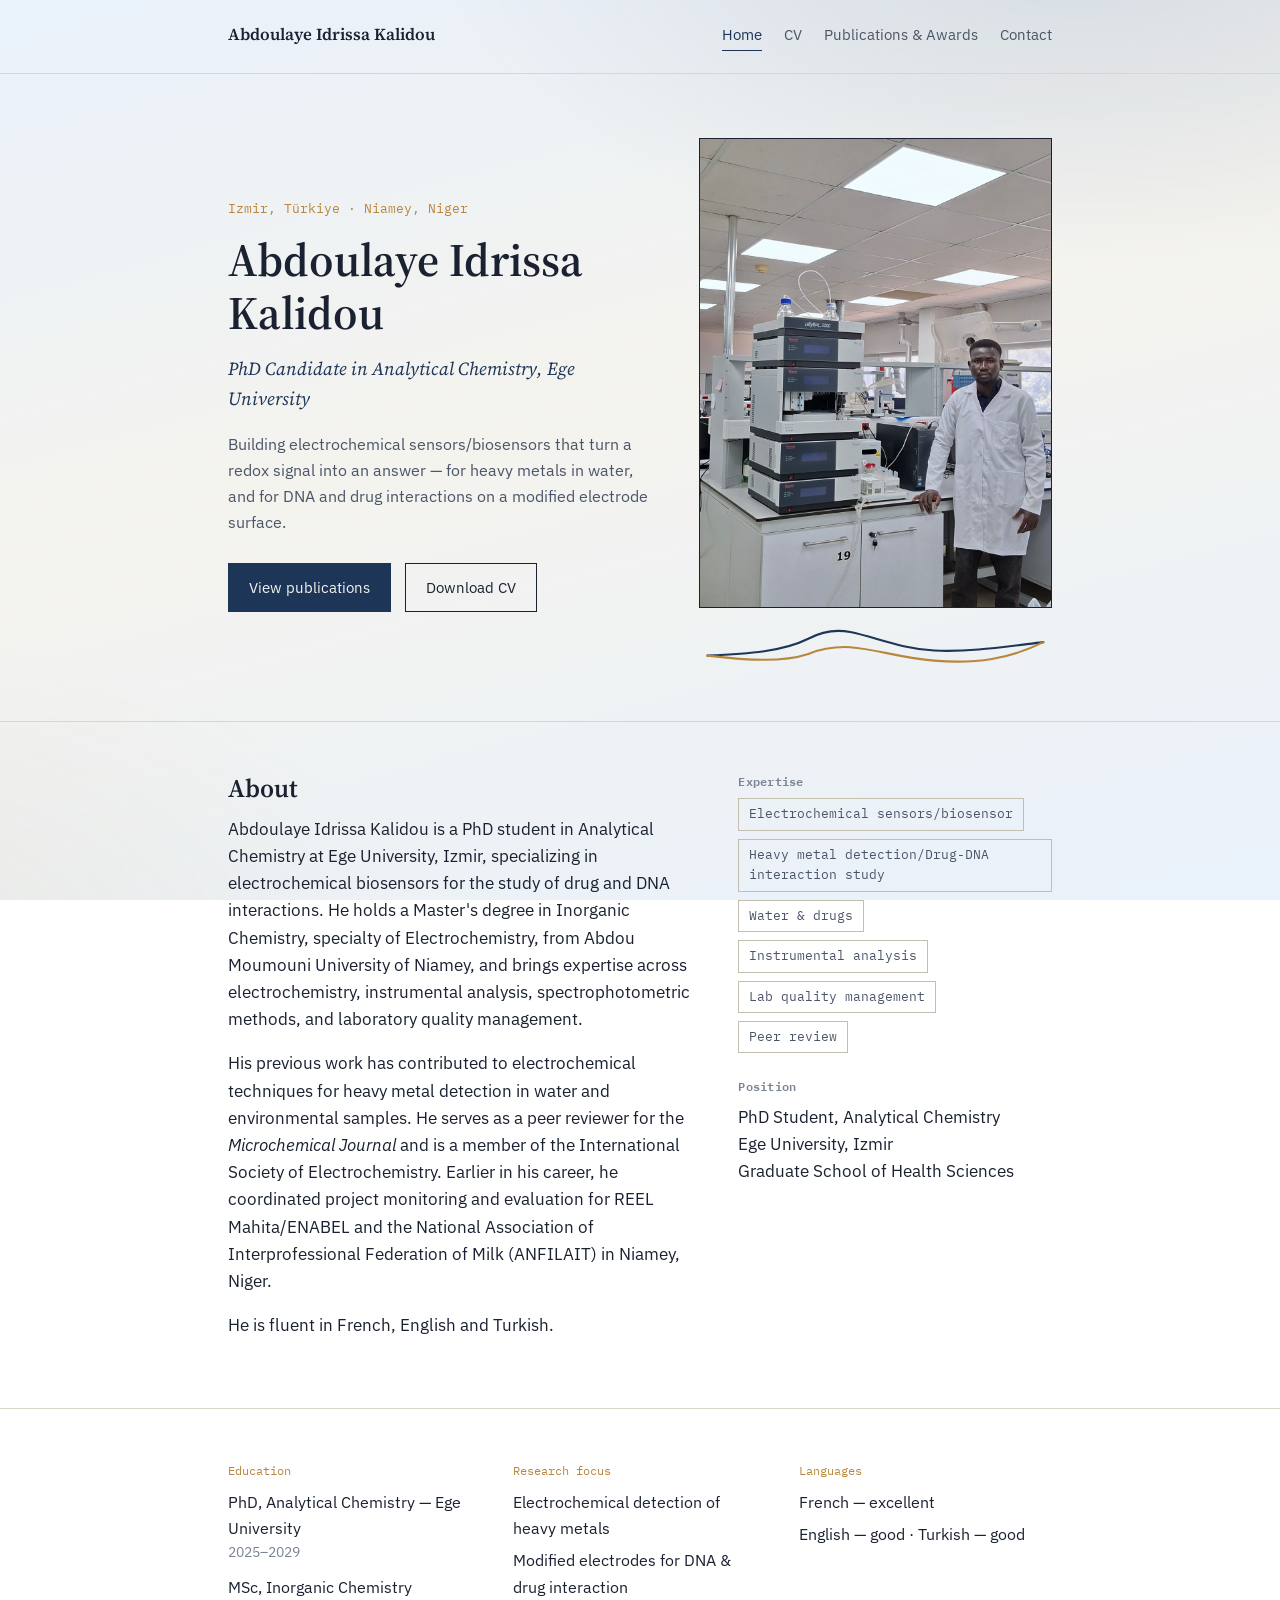
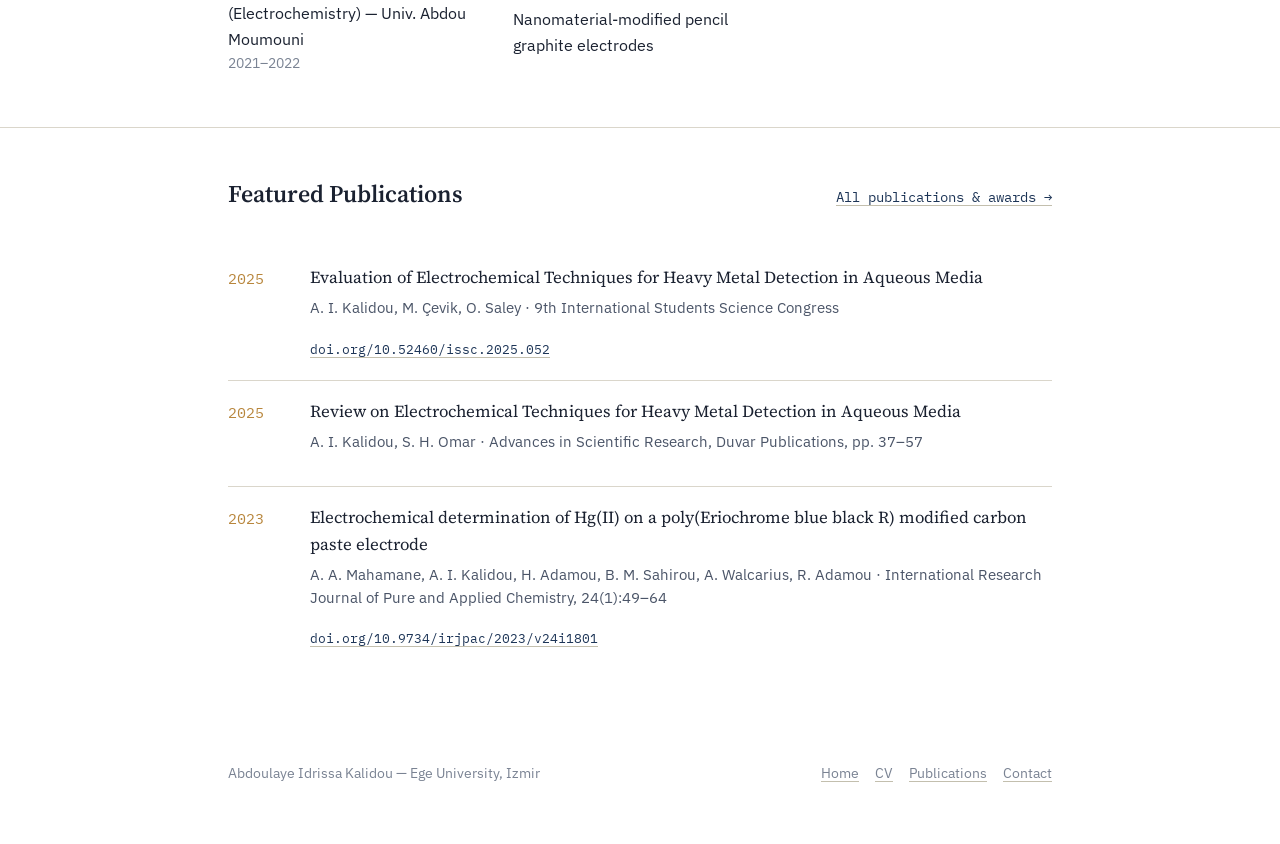
<file: index.html>
<!DOCTYPE html>
<html lang="en">
<head>
<meta charset="UTF-8">
<meta name="viewport" content="width=device-width, initial-scale=1.0">
<title>Abdoulaye Idrissa Kalidou | Analytical &amp; Electrochemical Chemist</title>
<meta name="description" content="Abdoulaye Idrissa Kalidou is a PhD candidate in Analytical Chemistry at Ege University, working on electrochemical sensors for heavy metal and biomolecule detection.">
<link rel="preconnect" href="https://fonts.googleapis.com">
<link href="https://fonts.googleapis.com/css2?family=Source+Serif+4:opsz,wght@8..60,400;8..60,600;8..60,700&family=IBM+Plex+Sans:wght@400;500;600&family=IBM+Plex+Mono:wght@400;500&display=swap" rel="stylesheet">
<link rel="stylesheet" href="styles.css">
</head>
<body>

<header class="site-header">
  <div class="wrap nav-row">
    <a class="site-name" href="index.html">Abdoulaye Idrissa Kalidou</a>
    <nav class="site-nav">
      <a href="index.html" aria-current="page">Home</a>
      <a href="cv.html">CV</a>
      <a href="publications.html">Publications &amp; Awards</a>
      <a href="contact.html">Contact</a>
    </nav>
  </div>
</header>

<section class="hero">
  <div class="wrap hero-grid">
    <div>
      <div class="eyebrow">Izmir, Türkiye · Niamey, Niger</div>
      <h1>Abdoulaye Idrissa Kalidou</h1>
      <p class="role">PhD Candidate in Analytical Chemistry, Ege University</p>
      <p class="tagline">Building electrochemical sensors/biosensors that turn a redox signal into an answer — for heavy metals in water, and for DNA and drug interactions on a modified electrode surface.</p>
      <div class="cta-row">
        <a class="btn btn-primary" href="publications.html">View publications</a>
        <a class="btn btn-secondary" href="assets/Abdoulaye_Kalidou_CV.pdf">Download CV</a>
      </div>
    </div>
    <div class="hero-visual">
      <img class="hero-photo" src="assets/photos/hero-lab.jpg" alt="Abdoulaye Idrissa Kalidou in the analytical chemistry laboratory at Ege University, next to an HPLC system">
      <!-- Thin decorative accent: stylized cyclic voltammogram, forward sweep (Prussian blue) / reverse sweep (electrode gold) -->
      <svg class="hero-accent" viewBox="0 0 420 60" xmlns="http://www.w3.org/2000/svg" aria-hidden="true">
        <path d="M 10 40 C 60 38, 100 35, 130 20 C 145 12, 160 8, 180 12 C 210 18, 240 32, 280 34 C 320 36, 360 30, 410 24"
              fill="none" stroke="#1d3557" stroke-width="2.5" stroke-linecap="round"/>
        <path d="M 410 24 C 370 44, 330 50, 280 46 C 240 43, 210 32, 180 30 C 160 29, 145 32, 130 38 C 100 48, 60 46, 10 40"
              fill="none" stroke="#b8863c" stroke-width="2.5" stroke-linecap="round"/>
      </svg>
    </div>
  </div>
</section>

<section id="about">
  <div class="wrap about-grid">
    <div>
      <h2>About</h2>
      <p>Abdoulaye Idrissa Kalidou is a PhD student in Analytical Chemistry at Ege University, Izmir, specializing in electrochemical biosensors for the study of drug and DNA interactions. He holds a Master's degree in Inorganic Chemistry, specialty of Electrochemistry, from Abdou Moumouni University of Niamey, and brings expertise across electrochemistry, instrumental analysis, spectrophotometric methods, and laboratory quality management.</p>
      <p>His previous work has contributed to electrochemical techniques for heavy metal detection in water and environmental samples. He serves as a peer reviewer for the <em>Microchemical Journal</em> and is a member of the International Society of Electrochemistry. Earlier in his career, he coordinated project monitoring and evaluation for REEL Mahita/ENABEL and the National Association of Interprofessional Federation of Milk (ANFILAIT) in Niamey, Niger.</p>
      <p>He is fluent in French, English and Turkish.</p>
    </div>
    <div>
      <div class="aside-block">
        <h3>Expertise</h3>
        <ul class="chip-list">
          <li class="chip">Electrochemical sensors/biosensor</li>
          <li class="chip">Heavy metal detection/Drug-DNA interaction study</li>
          <li class="chip">Water &amp; drugs</li>
          <li class="chip">Instrumental analysis</li>
          <li class="chip">Lab quality management</li>
          <li class="chip">Peer review</li>
        </ul>
      </div>
      <div class="aside-block">
        <h3>Position</h3>
        <p style="margin:0;">PhD Student, Analytical Chemistry<br>Ege University, Izmir<br>Graduate School of Health Sciences</p>
      </div>
    </div>
  </div>
</section>

<section id="snapshot">
  <div class="wrap data-strip">
    <div class="data-block">
      <div class="label">Education</div>
      <div class="value">PhD, Analytical Chemistry — Ege University</div>
      <div class="sub">2025–2029</div>
      <div class="value" style="margin-top:10px;">MSc, Inorganic Chemistry (Electrochemistry) — Univ. Abdou Moumouni</div>
      <div class="sub">2021–2022</div>
    </div>
    <div class="data-block">
      <div class="label">Research focus</div>
      <div class="value">Electrochemical detection of heavy metals</div>
      <div class="value">Modified electrodes for DNA &amp; drug interaction</div>
      <div class="value">Nanomaterial-modified pencil graphite electrodes</div>
    </div>
    <div class="data-block">
      <div class="label">Languages</div>
      <div class="value">French — excellent</div>
      <div class="value">English — good · Turkish — good</div>
    </div>
  </div>
</section>

<section id="featured-publications">
  <div class="wrap">
    <div class="section-head">
      <h2>Featured Publications</h2>
      <a class="see-all" href="publications.html">All publications &amp; awards →</a>
    </div>
    <div class="pub-list">
      <div class="pub-item">
        <div class="pub-year">2025</div>
        <div>
          <p class="pub-title">Evaluation of Electrochemical Techniques for Heavy Metal Detection in Aqueous Media</p>
          <p class="pub-meta">A. I. Kalidou, M. Çevik, O. Saley · 9th International Students Science Congress</p>
          <a class="pub-link" href="https://doi.org/10.52460/issc.2025.052">doi.org/10.52460/issc.2025.052</a>
        </div>
      </div>
      <div class="pub-item">
        <div class="pub-year">2025</div>
        <div>
          <p class="pub-title">Review on Electrochemical Techniques for Heavy Metal Detection in Aqueous Media</p>
          <p class="pub-meta">A. I. Kalidou, S. H. Omar · Advances in Scientific Research, Duvar Publications, pp. 37–57</p>
        </div>
      </div>
      <div class="pub-item">
        <div class="pub-year">2023</div>
        <div>
          <p class="pub-title">Electrochemical determination of Hg(II) on a poly(Eriochrome blue black R) modified carbon paste electrode</p>
          <p class="pub-meta">A. A. Mahamane, A. I. Kalidou, H. Adamou, B. M. Sahirou, A. Walcarius, R. Adamou · International Research Journal of Pure and Applied Chemistry, 24(1):49–64</p>
          <a class="pub-link" href="https://doi.org/10.9734/irjpac/2023/v24i1801">doi.org/10.9734/irjpac/2023/v24i1801</a>
        </div>
      </div>
    </div>
  </div>
</section>

<footer class="site-footer">
  <div class="wrap footer-grid">
    <div>Abdoulaye Idrissa Kalidou — Ege University, Izmir</div>
    <nav>
      <a href="index.html">Home</a>
      <a href="cv.html">CV</a>
      <a href="publications.html">Publications</a>
      <a href="contact.html">Contact</a>
    </nav>
  </div>
</footer>

</body>
</html>
</file>
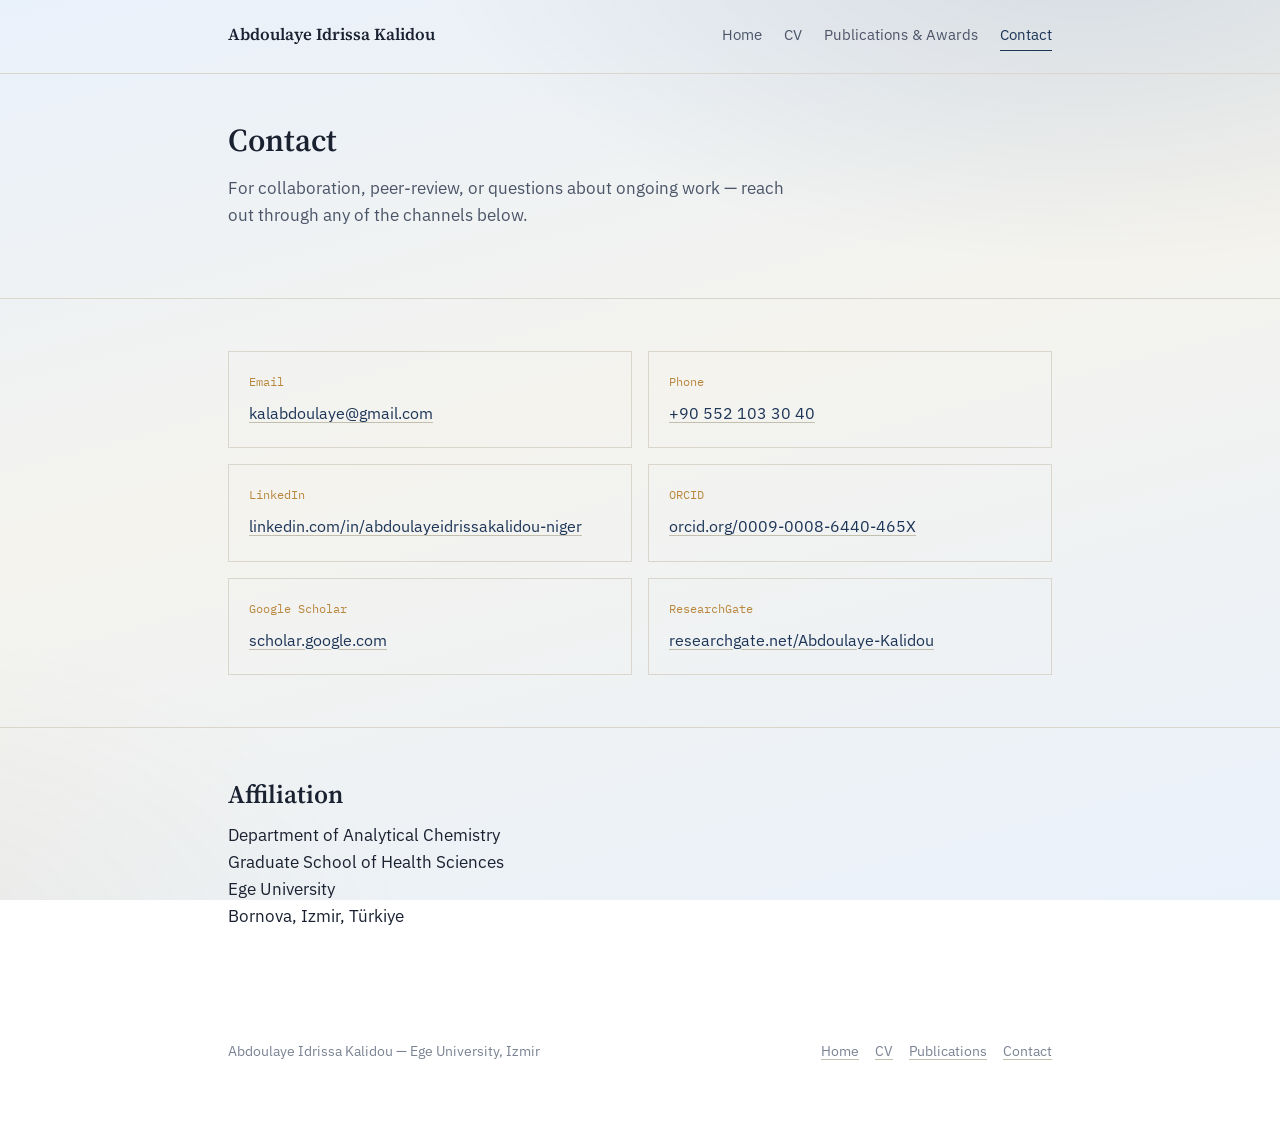
<file: contact.html>
<!DOCTYPE html>
<html lang="en">
<head>
<meta charset="UTF-8">
<meta name="viewport" content="width=device-width, initial-scale=1.0">
<title>Contact | Abdoulaye Idrissa Kalidou</title>
<link rel="preconnect" href="https://fonts.googleapis.com">
<link href="https://fonts.googleapis.com/css2?family=Source+Serif+4:opsz,wght@8..60,400;8..60,600;8..60,700&family=IBM+Plex+Sans:wght@400;500;600&family=IBM+Plex+Mono:wght@400;500&display=swap" rel="stylesheet">
<link rel="stylesheet" href="styles.css">
</head>
<body>

<header class="site-header">
  <div class="wrap nav-row">
    <a class="site-name" href="index.html">Abdoulaye Idrissa Kalidou</a>
    <nav class="site-nav">
      <a href="index.html">Home</a>
      <a href="cv.html">CV</a>
      <a href="publications.html">Publications &amp; Awards</a>
      <a href="contact.html" aria-current="page">Contact</a>
    </nav>
  </div>
</header>

<section style="padding-top:48px;">
  <div class="wrap">
    <h2 style="font-size:2rem;">Contact</h2>
    <p style="color:var(--ink-soft); max-width:56ch;">For collaboration, peer-review, or questions about ongoing work — reach out through any of the channels below.</p>
  </div>
</section>

<section>
  <div class="wrap contact-grid">
    <div class="contact-card">
      <div class="label">Email</div>
      <a href="mailto:kalabdoulaye@gmail.com">kalabdoulaye@gmail.com</a>
    </div>
    <div class="contact-card">
      <div class="label">Phone</div>
      <a href="tel:+905521033040">+90 552 103 30 40</a>
    </div>
    <div class="contact-card">
      <div class="label">LinkedIn</div>
      <a href="https://www.linkedin.com/in/abdoulayeidrissakalidou-niger">linkedin.com/in/abdoulayeidrissakalidou-niger</a>
    </div>
    <div class="contact-card">
      <div class="label">ORCID</div>
      <a href="https://orcid.org/0009-0008-6440-465X">orcid.org/0009-0008-6440-465X</a>
    </div>
    <div class="contact-card">
      <div class="label">Google Scholar</div>
      <a href="https://scholar.google.com/citations?user=SRgGqeEAAAAJ&hl=en">scholar.google.com</a>
    </div>
    <div class="contact-card">
      <div class="label">ResearchGate</div>
      <a href="https://www.researchgate.net/profile/Abdoulaye-Kalidou">researchgate.net/Abdoulaye-Kalidou</a>
    </div>
  </div>
</section>

<section>
  <div class="wrap">
    <h2>Affiliation</h2>
    <p>Department of Analytical Chemistry<br>
    Graduate School of Health Sciences<br>
    Ege University<br>
    Bornova, Izmir, Türkiye</p>
  </div>
</section>

<footer class="site-footer">
  <div class="wrap footer-grid">
    <div>Abdoulaye Idrissa Kalidou — Ege University, Izmir</div>
    <nav>
      <a href="index.html">Home</a>
      <a href="cv.html">CV</a>
      <a href="publications.html">Publications</a>
      <a href="contact.html">Contact</a>
    </nav>
  </div>
</footer>

</body>
</html>
</file>
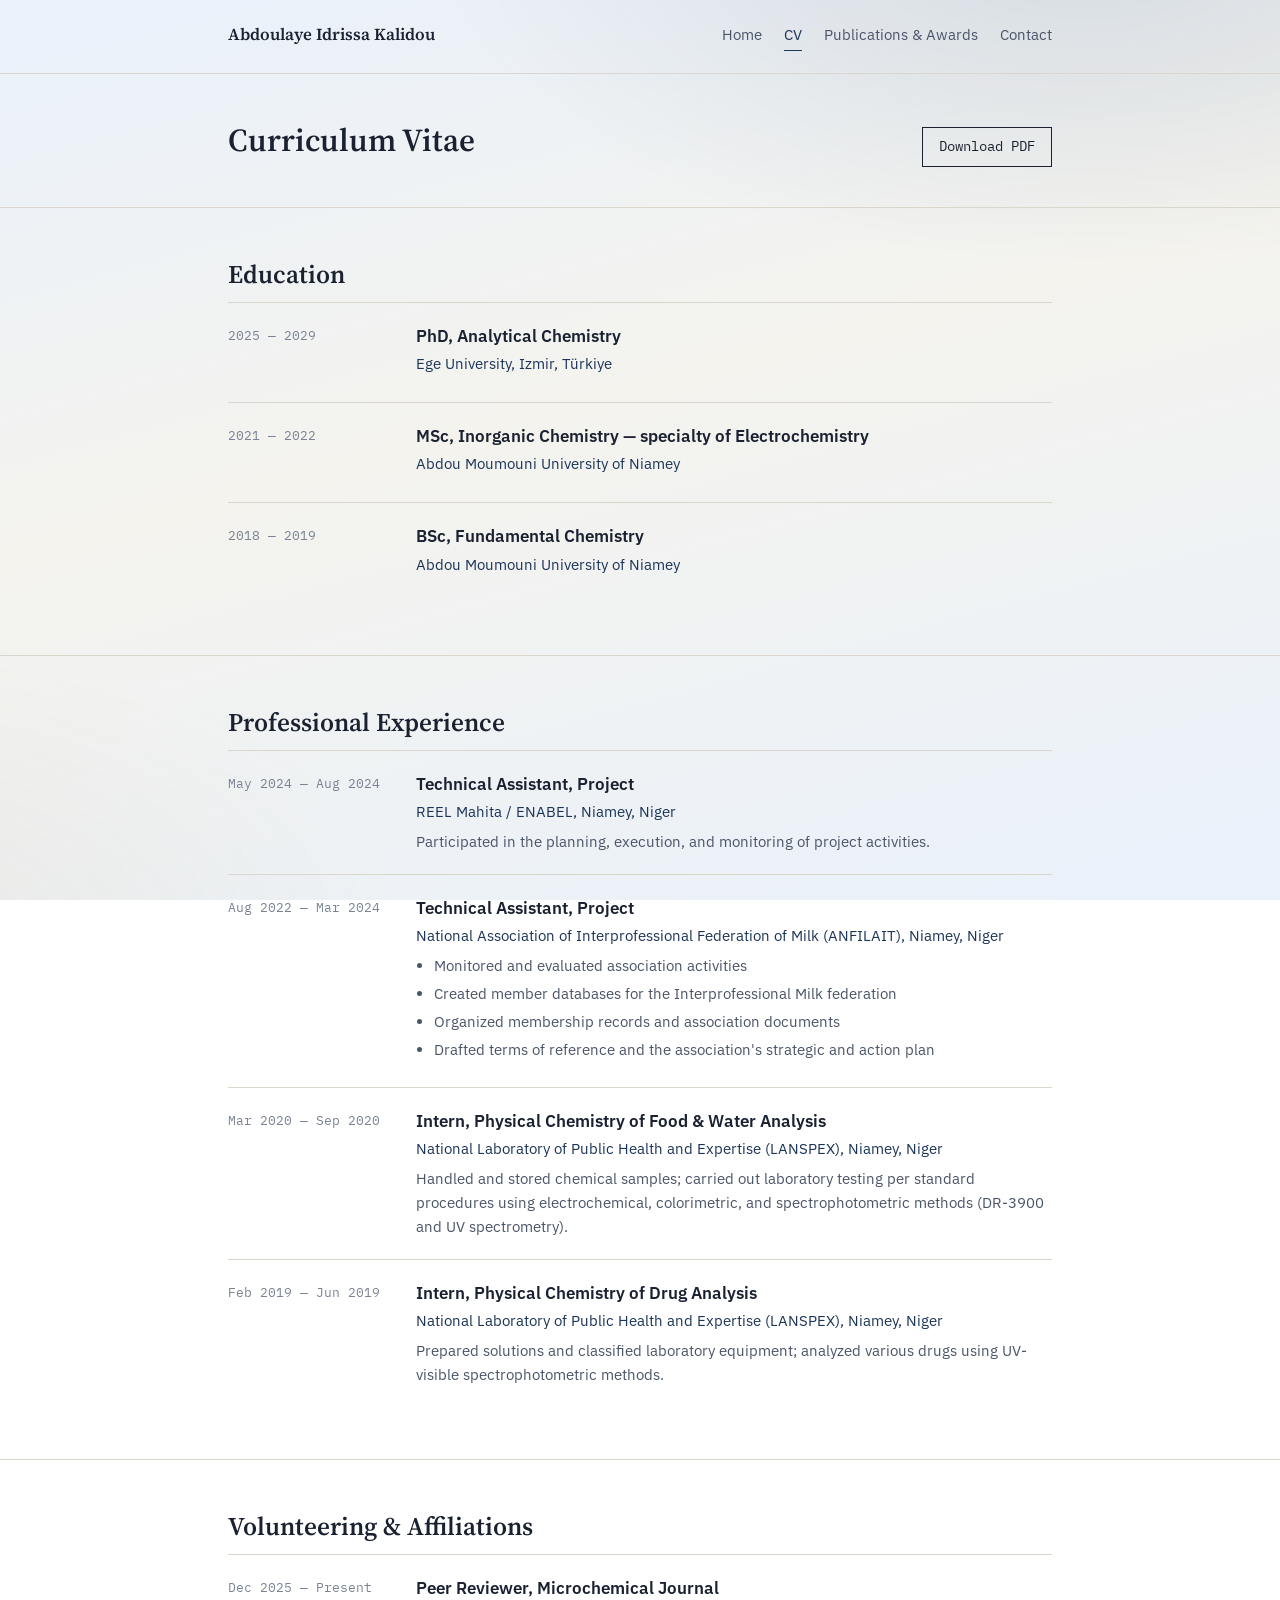
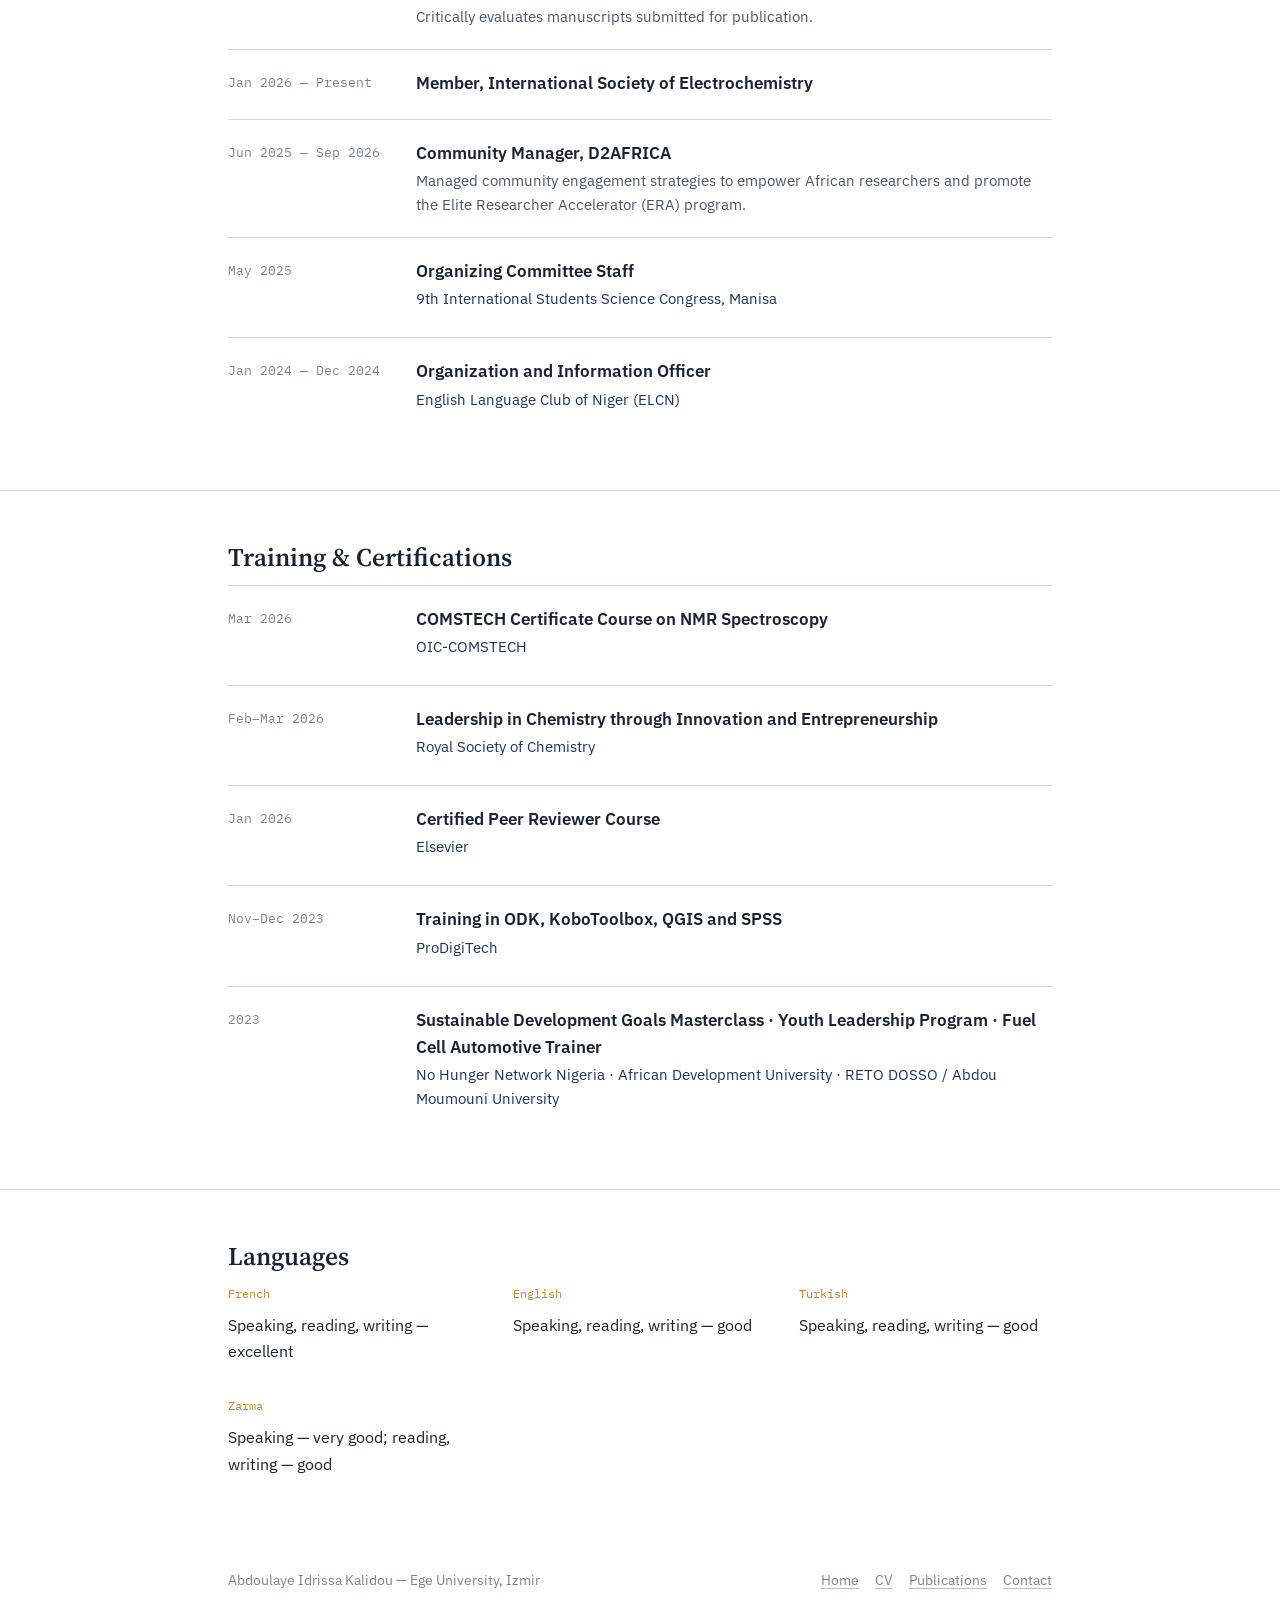
<file: cv.html>
<!DOCTYPE html>
<html lang="en">
<head>
<meta charset="UTF-8">
<meta name="viewport" content="width=device-width, initial-scale=1.0">
<title>CV | Abdoulaye Idrissa Kalidou</title>
<link rel="preconnect" href="https://fonts.googleapis.com">
<link href="https://fonts.googleapis.com/css2?family=Source+Serif+4:opsz,wght@8..60,400;8..60,600;8..60,700&family=IBM+Plex+Sans:wght@400;500;600&family=IBM+Plex+Mono:wght@400;500&display=swap" rel="stylesheet">
<link rel="stylesheet" href="styles.css">
</head>
<body>

<header class="site-header">
  <div class="wrap nav-row">
    <a class="site-name" href="index.html">Abdoulaye Idrissa Kalidou</a>
    <nav class="site-nav">
      <a href="index.html">Home</a>
      <a href="cv.html" aria-current="page">CV</a>
      <a href="publications.html">Publications &amp; Awards</a>
      <a href="contact.html">Contact</a>
    </nav>
  </div>
</header>

<section style="padding-top:48px; padding-bottom:32px;">
  <div class="wrap">
    <div class="section-head" style="margin-bottom:0;">
      <h2 style="font-size:2rem;">Curriculum Vitae</h2>
      <a class="btn btn-secondary see-all" style="border:1px solid var(--ink); padding:8px 16px;" href="assets/Abdoulaye_Kalidou_CV.pdf">Download PDF</a>
    </div>
  </div>
</section>

<section>
  <div class="wrap">
    <h2>Education</h2>
    <div class="entry">
      <div class="entry-date">2025 — 2029</div>
      <div>
        <div class="entry-title">PhD, Analytical Chemistry</div>
        <div class="entry-org">Ege University, Izmir, Türkiye</div>
      </div>
    </div>
    <div class="entry">
      <div class="entry-date">2021 — 2022</div>
      <div>
        <div class="entry-title">MSc, Inorganic Chemistry — specialty of Electrochemistry</div>
        <div class="entry-org">Abdou Moumouni University of Niamey</div>
      </div>
    </div>
    <div class="entry">
      <div class="entry-date">2018 — 2019</div>
      <div>
        <div class="entry-title">BSc, Fundamental Chemistry</div>
        <div class="entry-org">Abdou Moumouni University of Niamey</div>
      </div>
    </div>
  </div>
</section>

<section>
  <div class="wrap">
    <h2>Professional Experience</h2>
    <div class="entry">
      <div class="entry-date">May 2024 — Aug 2024</div>
      <div>
        <div class="entry-title">Technical Assistant, Project</div>
        <div class="entry-org">REEL Mahita / ENABEL, Niamey, Niger</div>
        <div class="entry-desc">Participated in the planning, execution, and monitoring of project activities.</div>
      </div>
    </div>
    <div class="entry">
      <div class="entry-date">Aug 2022 — Mar 2024</div>
      <div>
        <div class="entry-title">Technical Assistant, Project</div>
        <div class="entry-org">National Association of Interprofessional Federation of Milk (ANFILAIT), Niamey, Niger</div>
        <div class="entry-desc">
          <ul>
            <li>Monitored and evaluated association activities</li>
            <li>Created member databases for the Interprofessional Milk federation</li>
            <li>Organized membership records and association documents</li>
            <li>Drafted terms of reference and the association's strategic and action plan</li>
          </ul>
        </div>
      </div>
    </div>
    <div class="entry">
      <div class="entry-date">Mar 2020 — Sep 2020</div>
      <div>
        <div class="entry-title">Intern, Physical Chemistry of Food &amp; Water Analysis</div>
        <div class="entry-org">National Laboratory of Public Health and Expertise (LANSPEX), Niamey, Niger</div>
        <div class="entry-desc">Handled and stored chemical samples; carried out laboratory testing per standard procedures using electrochemical, colorimetric, and spectrophotometric methods (DR-3900 and UV spectrometry).</div>
      </div>
    </div>
    <div class="entry">
      <div class="entry-date">Feb 2019 — Jun 2019</div>
      <div>
        <div class="entry-title">Intern, Physical Chemistry of Drug Analysis</div>
        <div class="entry-org">National Laboratory of Public Health and Expertise (LANSPEX), Niamey, Niger</div>
        <div class="entry-desc">Prepared solutions and classified laboratory equipment; analyzed various drugs using UV-visible spectrophotometric methods.</div>
      </div>
    </div>
  </div>
</section>

<section>
  <div class="wrap">
    <h2>Volunteering &amp; Affiliations</h2>
    <div class="entry">
      <div class="entry-date">Dec 2025 — Present</div>
      <div>
        <div class="entry-title">Peer Reviewer, Microchemical Journal</div>
        <div class="entry-desc">Critically evaluates manuscripts submitted for publication.</div>
      </div>
    </div>
    <div class="entry">
      <div class="entry-date">Jan 2026 — Present</div>
      <div>
        <div class="entry-title">Member, International Society of Electrochemistry</div>
      </div>
    </div>
    <div class="entry">
      <div class="entry-date">Jun 2025 — Sep 2026</div>
      <div>
        <div class="entry-title">Community Manager, D2AFRICA</div>
        <div class="entry-desc">Managed community engagement strategies to empower African researchers and promote the Elite Researcher Accelerator (ERA) program.</div>
      </div>
    </div>
    <div class="entry">
      <div class="entry-date">May 2025</div>
      <div>
        <div class="entry-title">Organizing Committee Staff</div>
        <div class="entry-org">9th International Students Science Congress, Manisa</div>
      </div>
    </div>
    <div class="entry">
      <div class="entry-date">Jan 2024 — Dec 2024</div>
      <div>
        <div class="entry-title">Organization and Information Officer</div>
        <div class="entry-org">English Language Club of Niger (ELCN)</div>
      </div>
    </div>
  </div>
</section>

<section>
  <div class="wrap">
    <h2>Training &amp; Certifications</h2>
    <div class="entry">
      <div class="entry-date">Mar 2026</div>
      <div>
        <div class="entry-title">COMSTECH Certificate Course on NMR Spectroscopy</div>
        <div class="entry-org">OIC-COMSTECH</div>
      </div>
    </div>
    <div class="entry">
      <div class="entry-date">Feb–Mar 2026</div>
      <div>
        <div class="entry-title">Leadership in Chemistry through Innovation and Entrepreneurship</div>
        <div class="entry-org">Royal Society of Chemistry</div>
      </div>
    </div>
    <div class="entry">
      <div class="entry-date">Jan 2026</div>
      <div>
        <div class="entry-title">Certified Peer Reviewer Course</div>
        <div class="entry-org">Elsevier</div>
      </div>
    </div>
    <div class="entry">
      <div class="entry-date">Nov–Dec 2023</div>
      <div>
        <div class="entry-title">Training in ODK, KoboToolbox, QGIS and SPSS</div>
        <div class="entry-org">ProDigiTech</div>
      </div>
    </div>
    <div class="entry">
      <div class="entry-date">2023</div>
      <div>
        <div class="entry-title">Sustainable Development Goals Masterclass · Youth Leadership Program · Fuel Cell Automotive Trainer</div>
        <div class="entry-org">No Hunger Network Nigeria · African Development University · RETO DOSSO / Abdou Moumouni University</div>
      </div>
    </div>
  </div>
</section>

<section>
  <div class="wrap">
    <h2>Languages</h2>
    <div class="data-strip">
      <div class="data-block"><div class="label">French</div><div class="value">Speaking, reading, writing — excellent</div></div>
      <div class="data-block"><div class="label">English</div><div class="value">Speaking, reading, writing — good</div></div>
      <div class="data-block"><div class="label">Turkish</div><div class="value">Speaking, reading, writing — good</div></div>
      <div class="data-block"><div class="label">Zarma</div><div class="value">Speaking — very good; reading, writing — good</div></div>
    </div>
  </div>
</section>

<footer class="site-footer">
  <div class="wrap footer-grid">
    <div>Abdoulaye Idrissa Kalidou — Ege University, Izmir</div>
    <nav>
      <a href="index.html">Home</a>
      <a href="cv.html">CV</a>
      <a href="publications.html">Publications</a>
      <a href="contact.html">Contact</a>
    </nav>
  </div>
</footer>

</body>
</html>
</file>
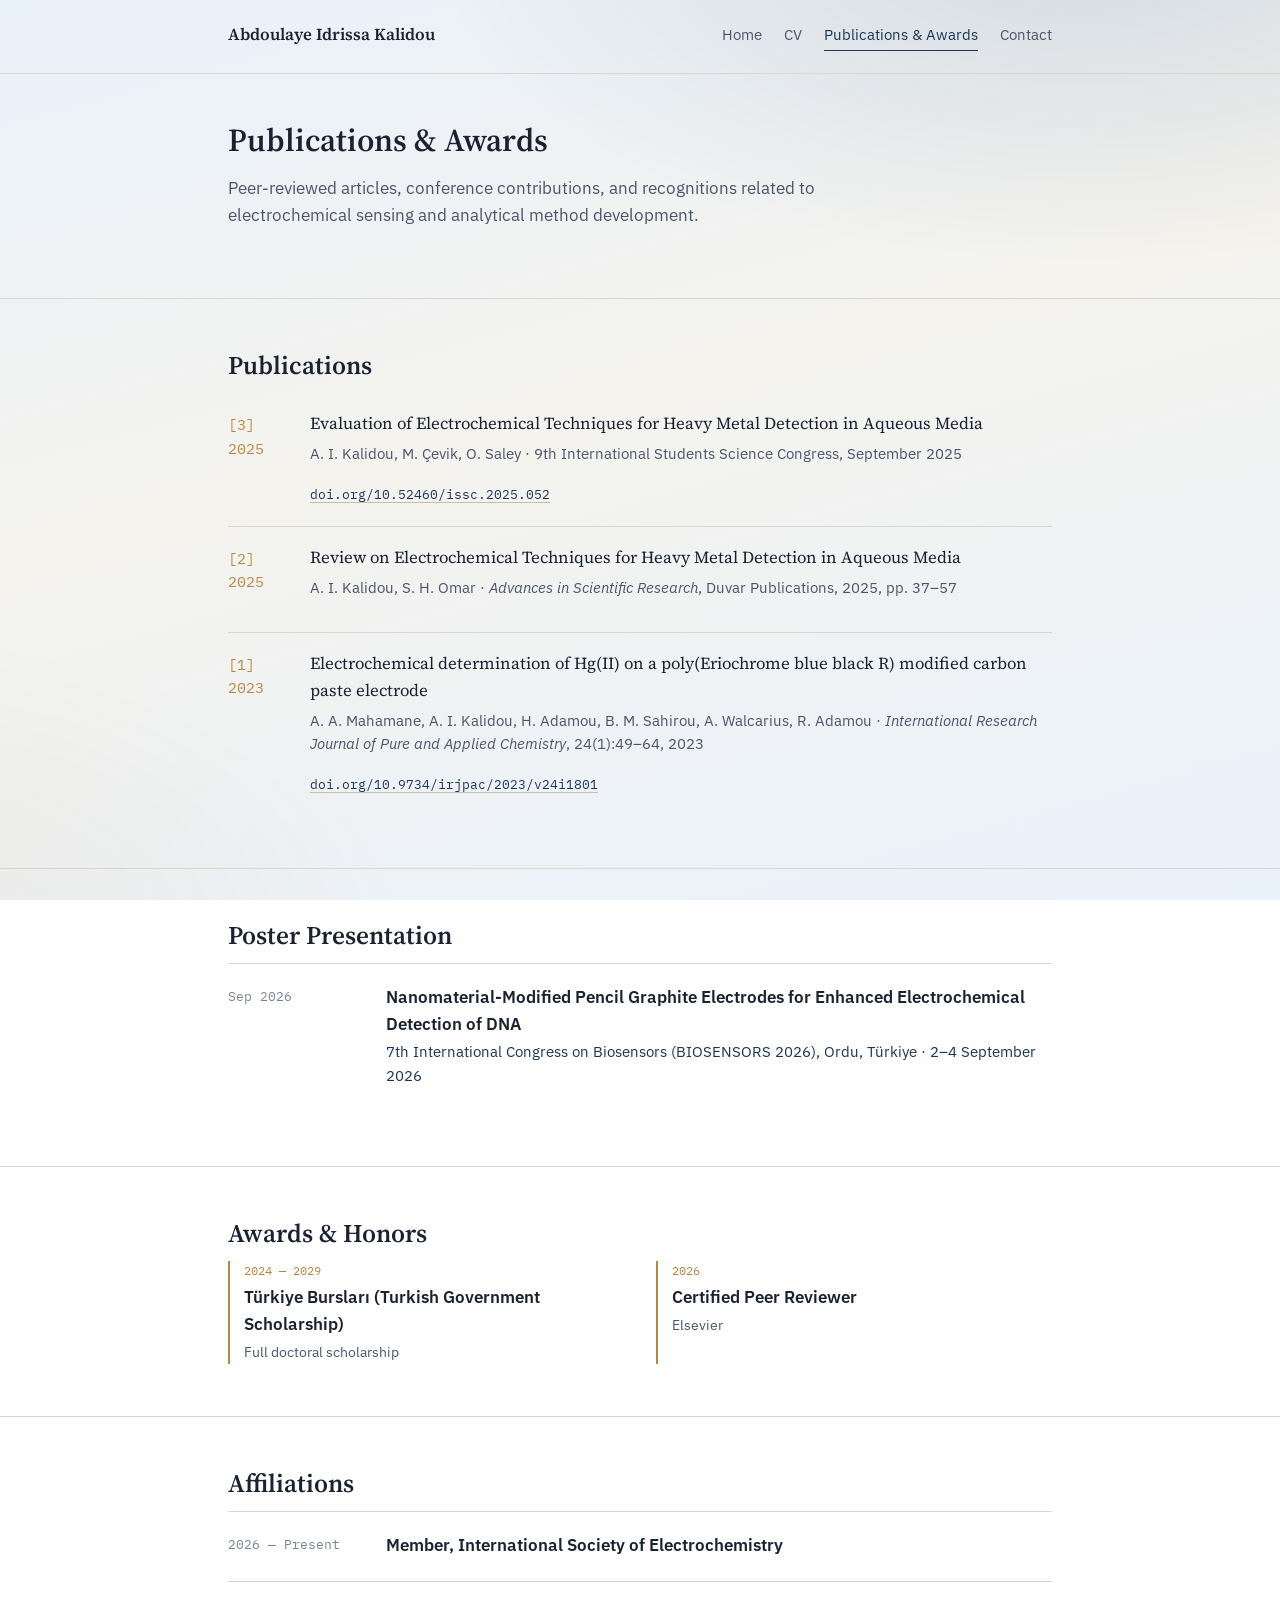
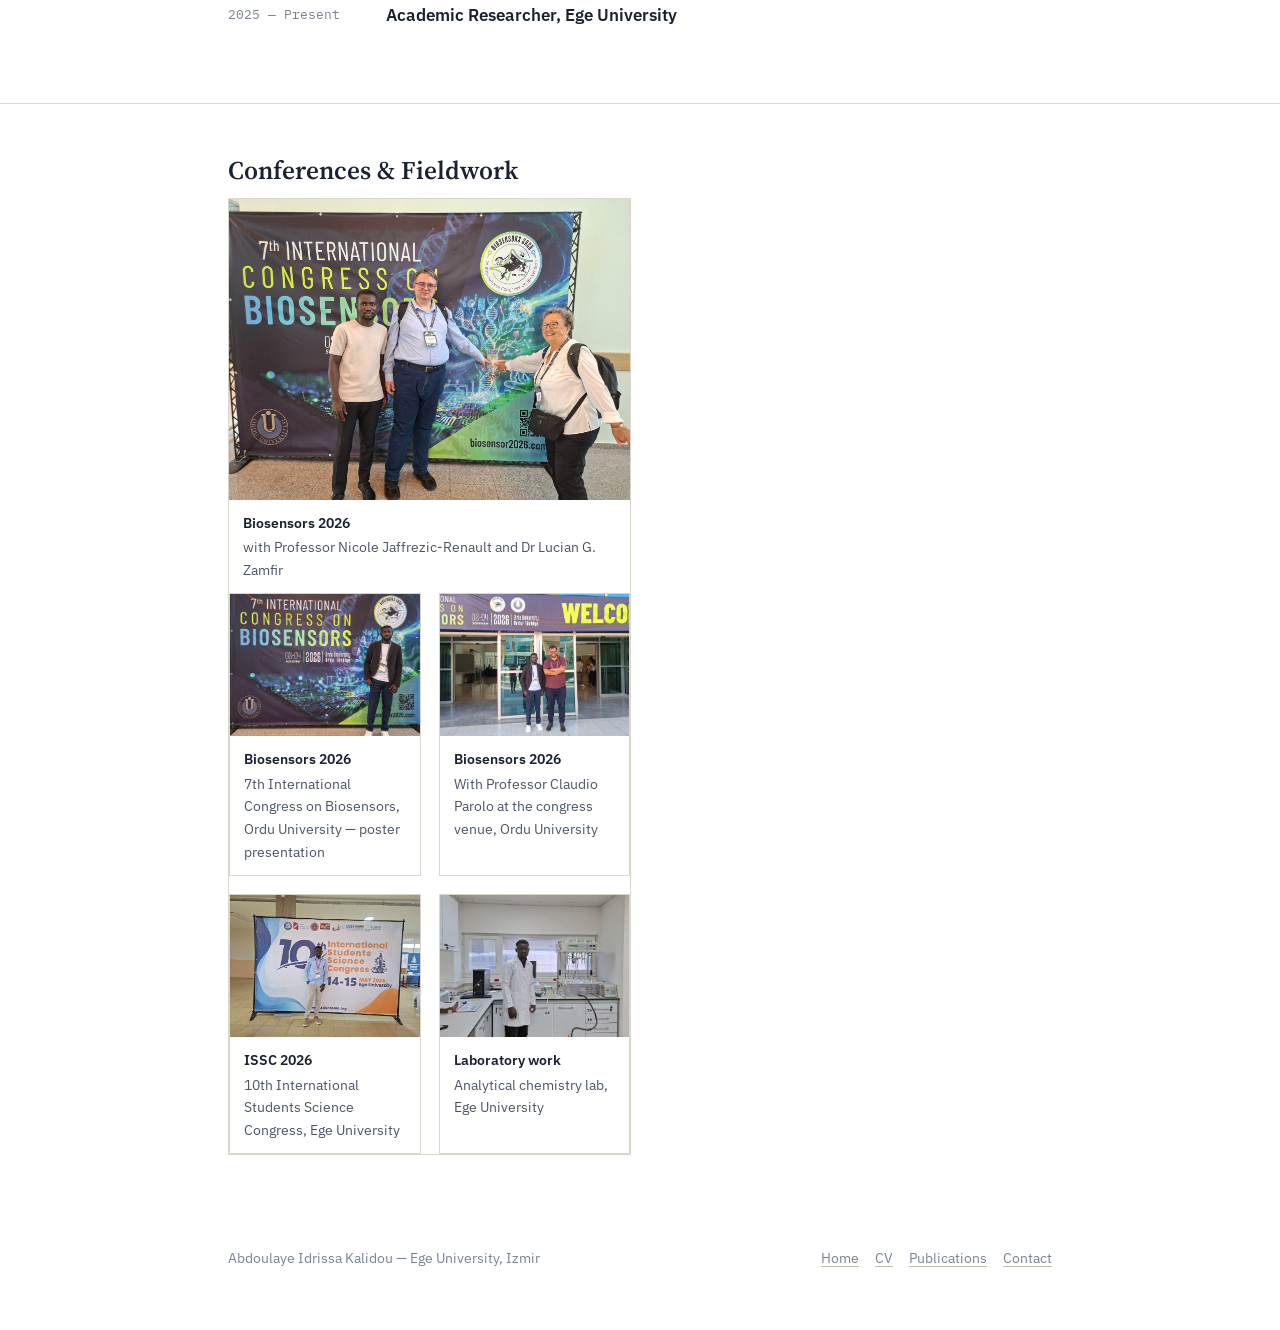
<file: publications.html>
<!DOCTYPE html>
<html lang="en">
<head>
<meta charset="UTF-8">
<meta name="viewport" content="width=device-width, initial-scale=1.0">
<title>Publications &amp; Awards | Abdoulaye Idrissa Kalidou</title>
<link rel="preconnect" href="https://fonts.googleapis.com">
<link href="https://fonts.googleapis.com/css2?family=Source+Serif+4:opsz,wght@8..60,400;8..60,600;8..60,700&family=IBM+Plex+Sans:wght@400;500;600&family=IBM+Plex+Mono:wght@400;500&display=swap" rel="stylesheet">
<link rel="stylesheet" href="styles.css">
</head>
<body>

<header class="site-header">
  <div class="wrap nav-row">
    <a class="site-name" href="index.html">Abdoulaye Idrissa Kalidou</a>
    <nav class="site-nav">
      <a href="index.html">Home</a>
      <a href="cv.html">CV</a>
      <a href="publications.html" aria-current="page">Publications &amp; Awards</a>
      <a href="contact.html">Contact</a>
    </nav>
  </div>
</header>

<section style="padding-top:48px;">
  <div class="wrap">
    <h2 style="font-size:2rem;">Publications &amp; Awards</h2>
    <p style="color:var(--ink-soft); max-width:60ch;">Peer-reviewed articles, conference contributions, and recognitions related to electrochemical sensing and analytical method development.</p>
  </div>
</section>

<section id="publications">
  <div class="wrap">
    <h2>Publications</h2>
    <div class="pub-list">
      <div class="pub-item">
        <div class="pub-year">[3]<br>2025</div>
        <div>
          <p class="pub-title">Evaluation of Electrochemical Techniques for Heavy Metal Detection in Aqueous Media</p>
          <p class="pub-meta">A. I. Kalidou, M. Çevik, O. Saley · 9th International Students Science Congress, September 2025</p>
          <a class="pub-link" href="https://doi.org/10.52460/issc.2025.052">doi.org/10.52460/issc.2025.052</a>
        </div>
      </div>
      <div class="pub-item">
        <div class="pub-year">[2]<br>2025</div>
        <div>
          <p class="pub-title">Review on Electrochemical Techniques for Heavy Metal Detection in Aqueous Media</p>
          <p class="pub-meta">A. I. Kalidou, S. H. Omar · <em>Advances in Scientific Research</em>, Duvar Publications, 2025, pp. 37–57</p>
        </div>
      </div>
      <div class="pub-item">
        <div class="pub-year">[1]<br>2023</div>
        <div>
          <p class="pub-title">Electrochemical determination of Hg(II) on a poly(Eriochrome blue black R) modified carbon paste electrode</p>
          <p class="pub-meta">A. A. Mahamane, A. I. Kalidou, H. Adamou, B. M. Sahirou, A. Walcarius, R. Adamou · <em>International Research Journal of Pure and Applied Chemistry</em>, 24(1):49–64, 2023</p>
          <a class="pub-link" href="https://doi.org/10.9734/irjpac/2023/v24i1801">doi.org/10.9734/irjpac/2023/v24i1801</a>
        </div>
      </div>
    </div>
  </div>
</section>

<section id="posters">
  <div class="wrap">
    <h2>Poster Presentation</h2>
    <div class="entry" style="grid-template-columns: 140px 1fr;">
      <div class="entry-date">Sep 2026</div>
      <div>
        <div class="entry-title">Nanomaterial-Modified Pencil Graphite Electrodes for Enhanced Electrochemical Detection of DNA</div>
        <div class="entry-org">7th International Congress on Biosensors (BIOSENSORS 2026), Ordu, Türkiye · 2–4 September 2026</div>
      </div>
    </div>
  </div>
</section>

<section id="awards">
  <div class="wrap">
    <h2>Awards &amp; Honors</h2>
    <div class="award-grid">
      <div class="award-item">
        <div class="award-year">2024 — 2029</div>
        <div class="award-name">Türkiye Bursları (Turkish Government Scholarship)</div>
        <div class="award-org">Full doctoral scholarship</div>
      </div>
      <div class="award-item">
        <div class="award-year">2026</div>
        <div class="award-name">Certified Peer Reviewer</div>
        <div class="award-org">Elsevier</div>
      </div>
    </div>
  </div>
</section>

<section id="affiliations">
  <div class="wrap">
    <h2>Affiliations</h2>
    <div class="entry" style="grid-template-columns: 140px 1fr;">
      <div class="entry-date">2026 — Present</div>
      <div>
        <div class="entry-title">Member, International Society of Electrochemistry</div>
      </div>
    </div>
    <div class="entry" style="grid-template-columns: 140px 1fr;">
      <div class="entry-date">2025 — Present</div>
      <div>
        <div class="entry-title">Academic Researcher, Ege University</div>
      </div>
    </div>
  </div>
</section>

<section id="gallery">
  <div class="wrap">
    <h2>Conferences &amp; Fieldwork</h2>
    <div class="gallery-grid">
      <div class="gallery-item">
        <img src="assets/photos/conf-network.jpg" alt="Abdoulaye at the 7th International Congress on Biosensors, Ordu University, September 2026">
        <div class="gallery-caption"><span class="cap-title">Biosensors 2026</span>with Professor Nicole Jaffrezic-Renault and Dr Lucian G. Zamfir</div>
        <div class="gallery-grid">
      <div class="gallery-item">
        <img src="assets/photos/conf-biosensors-solo.jpg" alt="Abdoulaye at the 7th International Congress on Biosensors, Ordu University, September 2026">
        <div class="gallery-caption"><span class="cap-title">Biosensors 2026</span>7th International Congress on Biosensors, Ordu University — poster presentation</div>
      </div>
      <div class="gallery-item">
        <img src="assets/photos/conf-entrance.jpg" alt="Abdoulaye with a colleague at the entrance of Biosensors 2026 congress">
        <div class="gallery-caption"><span class="cap-title">Biosensors 2026</span>With Professor Claudio Parolo at the congress venue, Ordu University</div>
      </div>
      <div class="gallery-item">
        <img src="assets/photos/conf-issc.jpg" alt="Abdoulaye at the 10th International Students Science Congress, Ege University, May 2026">
        <div class="gallery-caption"><span class="cap-title">ISSC 2026</span>10th International Students Science Congress, Ege University</div>
      </div>
      <div class="gallery-item">
        <img src="assets/photos/lab-distillation.jpg" alt="Abdoulaye in the analytical chemistry laboratory with distillation equipment">
        <div class="gallery-caption"><span class="cap-title">Laboratory work</span>Analytical chemistry lab, Ege University</div>
      </div>
    </div>
  </div>
</section>

<footer class="site-footer">
  <div class="wrap footer-grid">
    <div>Abdoulaye Idrissa Kalidou — Ege University, Izmir</div>
    <nav>
      <a href="index.html">Home</a>
      <a href="cv.html">CV</a>
      <a href="publications.html">Publications</a>
      <a href="contact.html">Contact</a>
    </nav>
  </div>
</footer>

</body>
</html>
</file>
<file: styles.css>
/* ============================================================
   Abdoulaye Idrissa Kalidou — personal academic site
   Design tokens grounded in analytical / electrochemistry work
   ============================================================ */

:root {
  --paper: #f4f3ee;
  --paper-raised: #ebe9e1;
  --ink: #1a2130;
  --ink-soft: #4b5568;
  --ink-faint: #7a8393;
  --prussian: #1d3557;
  --prussian-deep: #12253d;
  --electrode: #b8863c;
  --line: #dad6cb;
  --line-strong: #c3bfae;

  --grad-1: #e9f1fb;
  --grad-2: #f4f3ee;
  --glow-blue: rgba(29, 53, 87, 0.12);
  --glow-gold: rgba(184, 134, 60, 0.07);

  --serif: "Source Serif 4", Georgia, "Times New Roman", serif;
  --sans: "IBM Plex Sans", -apple-system, BlinkMacSystemFont, "Segoe UI", sans-serif;
  --mono: "IBM Plex Mono", "SFMono-Regular", Consolas, monospace;

  --max-width: 880px;
  --gutter: 28px;
}

* { box-sizing: border-box; }

html {
  scroll-behavior: smooth;
}

body {
  margin: 0;
  background: linear-gradient(165deg, var(--grad-1) 0%, var(--grad-2) 45%, var(--grad-1) 100%);
  background-attachment: fixed;
  color: var(--ink);
  font-family: var(--sans);
  font-size: 17px;
  line-height: 1.6;
  -webkit-font-smoothing: antialiased;
  position: relative;
  min-height: 100vh;
}

body::before {
  content: "";
  position: fixed;
  inset: 0;
  background:
    radial-gradient(1100px 560px at 85% -8%, var(--glow-blue), transparent 60%),
    radial-gradient(900px 520px at -10% 105%, var(--glow-gold), transparent 60%);
  pointer-events: none;
  z-index: 0;
}

header, section, footer {
  position: relative;
  z-index: 1;
}

@media (prefers-reduced-motion: reduce) {
  html { scroll-behavior: auto; }
  * { animation-duration: 0.001ms !important; transition-duration: 0.001ms !important; }
}

a {
  color: var(--prussian);
  text-decoration-color: var(--line-strong);
  text-underline-offset: 3px;
}
a:hover { text-decoration-color: var(--prussian); }
a:focus-visible,
button:focus-visible {
  outline: 2px solid var(--electrode);
  outline-offset: 3px;
}

h1, h2, h3 {
  font-family: var(--serif);
  color: var(--ink);
  line-height: 1.15;
  margin: 0 0 0.5em 0;
  font-weight: 600;
}

p { margin: 0 0 1em 0; }

.wrap {
  max-width: var(--max-width);
  margin: 0 auto;
  padding: 0 var(--gutter);
}

/* ---------- Header / nav ---------- */

header.site-header {
  border-bottom: 1px solid var(--line);
  padding: 22px 0;
}

.nav-row {
  display: flex;
  align-items: baseline;
  justify-content: space-between;
  flex-wrap: wrap;
  gap: 12px 24px;
}

.site-name {
  font-family: var(--serif);
  font-size: 1.05rem;
  font-weight: 600;
  color: var(--ink);
  text-decoration: none;
  white-space: nowrap;
}

nav.site-nav {
  display: flex;
  gap: 22px;
  flex-wrap: wrap;
}

nav.site-nav a {
  color: var(--ink-soft);
  text-decoration: none;
  font-size: 0.94rem;
  padding-bottom: 3px;
  border-bottom: 1px solid transparent;
}

nav.site-nav a:hover,
nav.site-nav a[aria-current="page"] {
  color: var(--prussian);
  border-bottom-color: var(--prussian);
}

/* ---------- Hero ---------- */

.hero {
  padding: 64px 0 48px;
  border-bottom: 1px solid var(--line);
}

.hero-grid {
  display: grid;
  grid-template-columns: 1.1fr 0.9fr;
  gap: 40px;
  align-items: center;
}

@media (max-width: 760px) {
  .hero-grid { grid-template-columns: 1fr; }
  .hero-visual { order: -1; }
}

.eyebrow {
  font-family: var(--mono);
  font-size: 0.8rem;
  color: var(--electrode);
  margin-bottom: 14px;
}

.hero h1 {
  font-size: clamp(2rem, 4.2vw, 2.9rem);
  margin-bottom: 0.3em;
}

.hero .role {
  color: var(--prussian);
  font-size: 1.15rem;
  font-family: var(--serif);
  font-style: italic;
  margin-bottom: 18px;
}

.hero .tagline {
  color: var(--ink-soft);
  font-size: 1.02rem;
  max-width: 46ch;
}

.hero-visual svg { width: 100%; height: auto; }

.hero-photo {
  width: 100%;
  aspect-ratio: 3 / 4;
  object-fit: cover;
  object-position: center 20%;
  border: 1px solid var(--ink);
  display: block;
}

.hero-accent {
  margin-top: 14px;
  width: 100%;
  height: auto;
  display: block;
}

/* ---------- Photo gallery ---------- */

.gallery-grid {
  display: grid;
  grid-template-columns: repeat(2, 1fr);
  gap: 18px;
}
@media (max-width: 620px) { .gallery-grid { grid-template-columns: 1fr; } }

.gallery-item {
  border: 1px solid var(--line);
}
.gallery-item img {
  width: 100%;
  aspect-ratio: 4 / 3;
  object-fit: cover;
  display: block;
}
.gallery-caption {
  padding: 12px 14px;
  font-size: 0.88rem;
  color: var(--ink-soft);
}
.gallery-caption .cap-title {
  color: var(--ink);
  font-weight: 600;
  display: block;
  margin-bottom: 2px;
}

.cta-row {
  display: flex;
  gap: 14px;
  flex-wrap: wrap;
  margin-top: 28px;
}

.btn {
  display: inline-block;
  font-family: var(--sans);
  font-size: 0.95rem;
  padding: 11px 20px;
  text-decoration: none;
  border: 1px solid var(--ink);
  color: var(--ink);
  transition: background 0.15s ease, color 0.15s ease, border-color 0.15s ease;
}

.btn-primary {
  background: var(--prussian);
  border-color: var(--prussian);
  color: var(--paper);
}
.btn-primary:hover { background: var(--prussian-deep); border-color: var(--prussian-deep); }

.btn-secondary:hover {
  background: var(--ink);
  color: var(--paper);
}

/* ---------- Sections ---------- */

section {
  padding: 52px 0;
  border-bottom: 1px solid var(--line);
}

section:last-of-type { border-bottom: none; }

.section-head {
  display: flex;
  justify-content: space-between;
  align-items: baseline;
  gap: 20px;
  margin-bottom: 28px;
  flex-wrap: wrap;
}

.section-head h2 {
  font-size: 1.5rem;
}

.section-head .see-all {
  font-family: var(--mono);
  font-size: 0.85rem;
  white-space: nowrap;
}

.about-grid {
  display: grid;
  grid-template-columns: 1.5fr 1fr;
  gap: 40px;
}

@media (max-width: 700px) {
  .about-grid { grid-template-columns: 1fr; }
}

.chip-list {
  list-style: none;
  padding: 0;
  margin: 0;
  display: flex;
  flex-wrap: wrap;
  gap: 8px;
}

.chip {
  font-family: var(--mono);
  font-size: 0.8rem;
  padding: 5px 10px;
  border: 1px solid var(--line-strong);
  color: var(--ink-soft);
}

.aside-block { margin-bottom: 26px; }
.aside-block h3 {
  font-size: 0.78rem;
  font-family: var(--mono);
  text-transform: none;
  color: var(--ink-faint);
  letter-spacing: 0.02em;
  margin-bottom: 10px;
}

/* ---------- Data strip ---------- */

.data-strip {
  display: grid;
  grid-template-columns: repeat(3, 1fr);
  gap: 32px;
}

@media (max-width: 700px) {
  .data-strip { grid-template-columns: 1fr; gap: 28px; }
}

.data-block .label {
  font-family: var(--mono);
  font-size: 0.78rem;
  color: var(--electrode);
  margin-bottom: 8px;
}

.data-block .value {
  font-size: 1.02rem;
  color: var(--ink);
}

.data-block .value + .value { margin-top: 6px; }
.data-block .sub {
  color: var(--ink-faint);
  font-size: 0.88rem;
}

/* ---------- Publication list ---------- */

.pub-list { margin-top: 4px; }

.pub-item {
  display: grid;
  grid-template-columns: 64px 1fr;
  gap: 18px;
  padding: 18px 0;
  border-top: 1px solid var(--line);
}
.pub-item:first-child { border-top: none; }

.pub-year {
  font-family: var(--mono);
  color: var(--electrode);
  font-size: 0.92rem;
  padding-top: 2px;
}

.pub-title {
  font-family: var(--serif);
  font-size: 1.05rem;
  margin: 0 0 4px 0;
  color: var(--ink);
}

.pub-meta {
  color: var(--ink-soft);
  font-size: 0.92rem;
}

.pub-link {
  font-family: var(--mono);
  font-size: 0.82rem;
}

/* ---------- Generic content lists (CV page) ---------- */

.entry {
  padding: 20px 0;
  border-top: 1px solid var(--line);
  display: grid;
  grid-template-columns: 170px 1fr;
  gap: 18px;
}
.entry:first-child { border-top: none; }

@media (max-width: 620px) {
  .entry { grid-template-columns: 1fr; gap: 6px; }
}

.entry-date {
  font-family: var(--mono);
  font-size: 0.82rem;
  color: var(--ink-faint);
  padding-top: 2px;
}

.entry-title {
  font-weight: 600;
  color: var(--ink);
  margin-bottom: 2px;
}

.entry-org {
  color: var(--prussian);
  font-size: 0.94rem;
  margin-bottom: 6px;
}

.entry-desc {
  color: var(--ink-soft);
  font-size: 0.94rem;
}

.entry-desc ul { margin: 6px 0 0 18px; padding: 0; }
.entry-desc li { margin-bottom: 4px; }

/* ---------- Awards grid ---------- */

.award-grid {
  display: grid;
  grid-template-columns: repeat(2, 1fr);
  gap: 20px 32px;
}
@media (max-width: 620px) { .award-grid { grid-template-columns: 1fr; } }

.award-item {
  border-left: 2px solid var(--electrode);
  padding-left: 14px;
}
.award-year { font-family: var(--mono); font-size: 0.78rem; color: var(--electrode); }
.award-name { font-weight: 600; margin: 3px 0 2px; }
.award-org { color: var(--ink-soft); font-size: 0.9rem; }

/* ---------- Contact page ---------- */

.contact-grid {
  display: grid;
  grid-template-columns: repeat(2, 1fr);
  gap: 16px;
}
@media (max-width: 620px) { .contact-grid { grid-template-columns: 1fr; } }

.contact-card {
  border: 1px solid var(--line);
  padding: 20px;
}
.contact-card .label {
  font-family: var(--mono);
  font-size: 0.78rem;
  color: var(--electrode);
  margin-bottom: 8px;
}
.contact-card a { font-size: 1rem; }

/* ---------- Footer ---------- */

footer.site-footer {
  padding: 40px 0 60px;
}

.footer-grid {
  display: flex;
  justify-content: space-between;
  flex-wrap: wrap;
  gap: 20px;
  color: var(--ink-faint);
  font-size: 0.88rem;
}

.footer-grid nav { display: flex; gap: 16px; flex-wrap: wrap; }
.footer-grid a { color: var(--ink-faint); }
.footer-grid a:hover { color: var(--prussian); }
</file>
